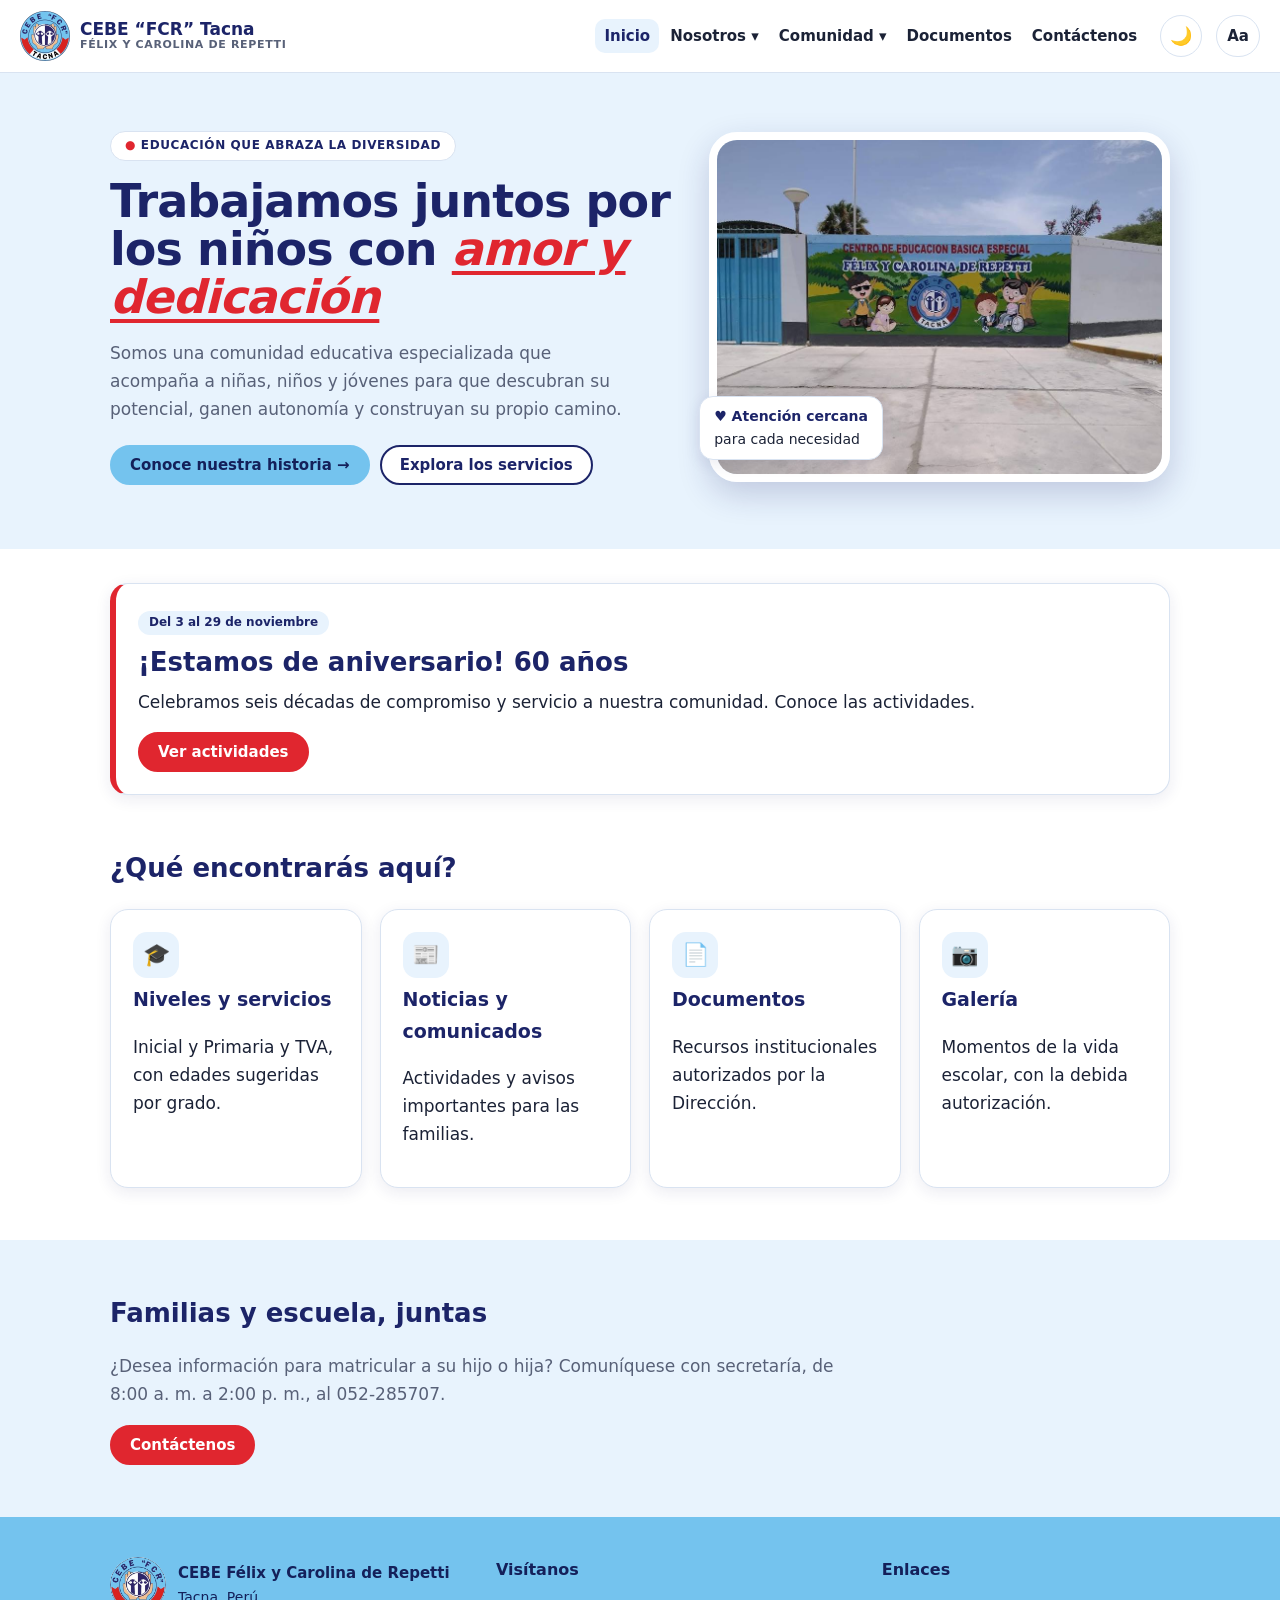
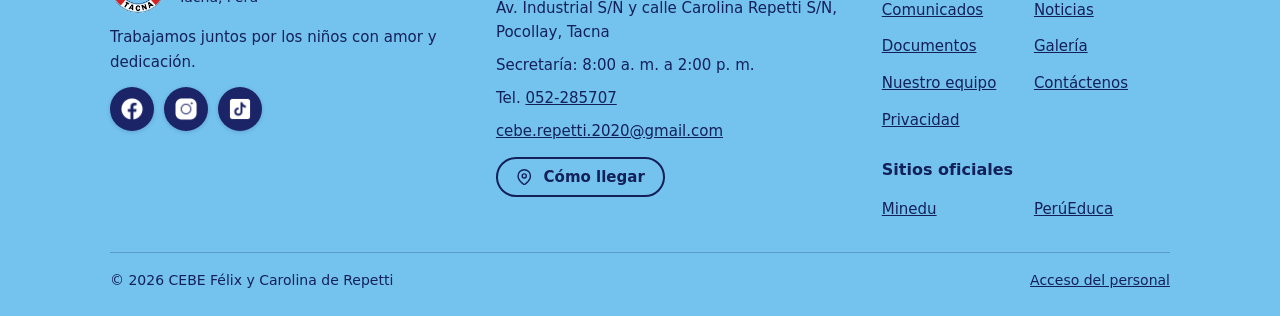
<file: index.html>
<!DOCTYPE html>
<html lang="es"><head><meta charset="utf-8"><meta name="viewport" content="width=device-width, initial-scale=1, viewport-fit=cover">
<title>CEBE Félix y Carolina de Repetti · Tacna</title>
<meta name="description" content="Portal institucional del CEBE Félix y Carolina de Repetti, Tacna: educación básica especial para estudiantes de 3 a 20 años, PRITE, SAANEE y equipo interdisciplinario.">
<meta property="og:type" content="website"><meta property="og:locale" content="es_PE">
<meta property="og:title" content="CEBE Félix y Carolina de Repetti · Tacna">
<meta property="og:description" content="Trabajamos juntos por los niños con amor y dedicación.">
<meta property="og:url" content="https://jose-rm1.github.io/portal-cebe/">
<meta property="og:image" content="https://jose-rm1.github.io/portal-cebe/img/portada-cebe.jpg">
<meta name="twitter:card" content="summary_large_image"><meta name="theme-color" content="#1c2468">
<link rel="icon" href="img/logo.png" type="image/png">
<link rel="stylesheet" href="css/styles.css?v=2026-11-28d">
</head><body>
<a class="skip" href="#main">Saltar al contenido</a>
<header><div class="w bar">
<a class="brand" href="#inicio"><img src="img/logo.png" alt="Logotipo del CEBE FCR Tacna" width="50" height="50"><span>CEBE “FCR” Tacna<small>FÉLIX Y CAROLINA DE REPETTI</small></span></a>
<button id="mb" aria-expanded="false" aria-controls="nav">Menú</button>
<nav id="nav" aria-label="Principal"><ul>
<li><a href="#inicio">Inicio</a></li>
<li class="has"><button class="dd" aria-haspopup="true">Nosotros ▾</button><ul class="sub"><li><a href="#nosotros">Quiénes somos</a></li><li><a href="#historia">Historia</a></li><li><a href="#mision">Misión y visión</a></li><li><a href="#equipo">Nuestro equipo</a></li><li><a href="#niveles">Niveles y servicios</a></li><li><a href="#convivencia">Normas de convivencia</a></li></ul></li>
<li class="has"><button class="dd" aria-haspopup="true">Comunidad ▾</button><ul class="sub"><li><a href="#noticias">Noticias</a></li><li><a href="#avisos">Comunicados</a></li><li><a href="#calendario">Calendario</a></li><li><a href="#galeria">Galería</a></li><li><a href="#preguntas">Preguntas frecuentes</a></li></ul></li>
<li><a href="#documentos">Documentos</a></li><li><a href="#contacto">Contáctenos</a></li>
</ul></nav>
<button id="th" type="button" aria-label="Cambiar a modo oscuro" title="Modo claro u oscuro">🌙</button><button id="ab" type="button" aria-expanded="false" aria-controls="ap" aria-label="Opciones de accesibilidad" title="Accesibilidad">Aa</button>
</div><div id="ap" hidden role="group" aria-label="Opciones de accesibilidad"><p class="apt">Accesibilidad</p><p class="apl">Tamaño del texto: <strong id="zs">Normal</strong></p><div class="apr"><button type="button" class="btn" id="zm" aria-label="Reducir texto">A−</button><button type="button" class="btn" id="zp" aria-label="Aumentar texto">A+</button></div><p class="apl">Alto contraste: <strong id="hcs">Desactivado</strong></p><div class="apr"><button type="button" class="btn" id="hc" aria-pressed="false">Alto contraste</button></div><div class="apr" style="margin-top:10px"><button type="button" class="btn" id="rs">Restablecer</button></div></div></header>
<main id="main">
<div class="view" id="inicio"><div class="hero"><div class="w"><div>
<span class="pill">EDUCACIÓN QUE ABRAZA LA DIVERSIDAD</span>
<h1 tabindex="-1">Trabajamos juntos por los niños con <em>amor y dedicación</em></h1>
<p>Somos una comunidad educativa especializada que acompaña a niñas, niños y jóvenes para que descubran su potencial, ganen autonomía y construyan su propio camino.</p>
<div class="btns"><a class="btn navy" href="#nosotros">Conoce nuestra historia →</a><a class="btn" href="#niveles">Explora los servicios</a></div></div>
<div class="ph"><img src="img/portada-cebe.jpg" alt="Mural de la entrada del CEBE con niños y niñas ilustrados y el logotipo institucional"><div class="chip"><b>♥ Atención cercana</b>para cada necesidad</div></div></div></div>
<div class="sec" style="padding:34px 0 0"><div class="w"><div class="card av d" style="display:flex;flex-wrap:wrap;gap:16px;align-items:center;justify-content:space-between"><div><span class="tag">Del 3 al 29 de noviembre</span><h2 style="margin:6px 0 0">¡Estamos de aniversario! 60 años</h2><p style="margin:4px 0 0">Celebramos seis décadas de compromiso y servicio a nuestra comunidad. Conoce las actividades.</p></div><a class="btn red" href="#avisos">Ver actividades</a></div></div></div>
<div class="sec"><div class="w"><h2>¿Qué encontrarás aquí?</h2><div class="grid">
<a class="card" style="text-decoration:none;color:inherit" href="#niveles"><div class="icon">🎓</div><h3>Niveles y servicios</h3><p>Inicial y Primaria y TVA, con edades sugeridas por grado.</p></a>
<a class="card" style="text-decoration:none;color:inherit" href="#noticias"><div class="icon">📰</div><h3>Noticias y comunicados</h3><p>Actividades y avisos importantes para las familias.</p></a>
<a class="card" style="text-decoration:none;color:inherit" href="#documentos"><div class="icon">📄</div><h3>Documentos</h3><p>Recursos institucionales autorizados por la Dirección.</p></a>
<a class="card" style="text-decoration:none;color:inherit" href="#galeria"><div class="icon">📷</div><h3>Galería</h3><p>Momentos de la vida escolar, con la debida autorización.</p></a></div></div></div>
<div class="sec bg"><div class="w"><h2>Familias y escuela, juntas</h2><p class="lead">¿Desea información para matricular a su hijo o hija? Comuníquese con secretaría, de 8:00 a. m. a 2:00 p. m., al 052-285707.</p><a class="btn red" href="#contacto">Contáctenos</a></div></div></div>

<div class="view" id="nosotros"><div class="w pg"><h1 tabindex="-1">Quiénes somos</h1>
<div class="grid"><div class="card"><h3>Presentación</h3><p>El CEBE ofrece servicios de la modalidad de Educación Básica Especial a estudiantes que requieren apoyos educativos especializados. Su labor comprende el desarrollo de capacidades, la atención de las necesidades individuales de aprendizaje y el acompañamiento educativo, en coordinación con las familias y los profesionales de la institución.</p></div>
<div class="card"><h3>Datos generales</h3><p>Modalidad: Educación Básica Especial<br>Aniversario institucional: 25 de noviembre<br>Código de local escolar: 488388<br>Código modular, nivel Inicial: 1738467<br>Código modular, nivel Primaria: 0309161<br>Código modular, PRITE: 1801489<br>Ubicación: departamento y provincia de Tacna, distrito de Pocollay.<br>Sede: Av. Industrial S/N y calle Carolina Repetti S/N.</p></div></div>
<div class="grid g3" style="margin-top:18px"><a class="card" style="text-decoration:none;color:inherit" href="#historia"><h3>Historia</h3><p>Cómo nació el CEBE en 1966 y su camino hasta hoy.</p></a><a class="card" style="text-decoration:none;color:inherit" href="#mision"><h3>Misión y visión</h3><p>Lo que buscamos lograr con nuestros estudiantes y sus familias.</p></a><a class="card" style="text-decoration:none;color:inherit" href="#equipo"><h3>Nuestro equipo</h3><p>Dirección, directorio, equipo interdisciplinario y funciones.</p></a></div></div></div>

<div class="view" id="historia"><div class="w pg"><h1 tabindex="-1">Historia</h1><p class="lead">El camino del CEBE Félix y Carolina de Repetti desde su creación en 1966.</p>
<div id="historia-lista"></div></div></div>

<div class="view" id="mision"><div class="w pg"><h1 tabindex="-1">Misión y visión</h1>
<div id="mision-box"></div></div></div>

<div class="view" id="convivencia"><div class="w pg"><h1 tabindex="-1">Normas de convivencia</h1><p class="lead">Las ocho normas que practicamos en el CEBE, con ilustraciones de cada una. Toca una imagen para verla más grande.</p>
<section class="nc"><h2>1. Asistimos con puntualidad y respetamos los horarios.</h2><div class="ng">
<figure style="margin:0"><img data-zoom tabindex="0" role="button" loading="lazy" src="img/normas/norma-01.jpg" alt="Nos preparamos a tiempo. Dos escenas: un despertador junto a la cama con la mochila lista, y una familia lista para salir"><figcaption>Nos preparamos a tiempo</figcaption></figure>
<figure style="margin:0"><img data-zoom tabindex="0" role="button" loading="lazy" src="img/normas/norma-02.jpg" alt="Caminamos con papá y mamá. Una mamá, un papá y dos niños con uniforme caminan de la mano por la vereda"><figcaption>Caminamos con papá y mamá</figcaption></figure>
<figure style="margin:0"><img data-zoom tabindex="0" role="button" loading="lazy" src="img/normas/norma-03.jpg" alt="Llegamos puntuales. Una mamá y tres niños llegan a la puerta del CEBE, donde los recibe una auxiliar bajo un reloj"><figcaption>Llegamos puntuales</figcaption></figure>
<figure style="margin:0"><img data-zoom tabindex="0" role="button" loading="lazy" src="img/normas/norma-04.jpg" alt="Respetamos los horarios. Una familia saluda a dos niños que entran al aula, donde los recibe la auxiliar"><figcaption>Respetamos los horarios</figcaption></figure>
</div></section>
<section class="nc"><h2>2. Nos tratamos con respeto y cordialidad.</h2><div class="ng">
<figure style="margin:0"><img data-zoom tabindex="0" role="button" loading="lazy" src="img/normas/norma-05.jpg" alt="Nos tratamos con respeto y cordialidad. Tres escenas: un grupo unido, una persona que escucha a otra y dos personas que se saludan con un apretón de manos"><figcaption>Nos tratamos con respeto y cordialidad</figcaption></figure>
</div></section>
<section class="nc"><h2>3. Mantenemos una comunicación asertiva.</h2><div class="ng">
<figure style="margin:0"><img data-zoom tabindex="0" role="button" loading="lazy" src="img/normas/norma-06.jpg" alt="Escuchamos y pensamos antes de responder. Un niño escucha a una adulta mayor; dos personas piensan antes de responder"><figcaption>Escuchamos y pensamos antes de responder</figcaption></figure>
<figure style="margin:0"><img data-zoom tabindex="0" role="button" loading="lazy" src="img/normas/norma-07.jpg" alt="Hablamos con respeto y claridad. Cuatro personas conversan con respeto y claridad"><figcaption>Hablamos con respeto y claridad</figcaption></figure>
</div></section>
<section class="nc"><h2>4. Cuidamos la imagen institucional.</h2><div class="ng">
<figure style="margin:0"><img data-zoom tabindex="0" role="button" loading="lazy" src="img/normas/norma-08.jpg" alt="Sonrientes, entorno limpio y buena presentación personal. Estudiantes sonrientes con uniforme y personal del CEBE tomado de la mano"><figcaption>Sonrientes, entorno limpio y buena presentación personal</figcaption></figure>
<figure style="margin:0"><img data-zoom tabindex="0" role="button" loading="lazy" src="img/normas/norma-09.jpg" alt="Todos somos repetianos, todos cuidamos nuestra imagen. Estudiantes, docentes y personal frente a la fachada del CEBE FCR"><figcaption>Todos somos repetianos, todos cuidamos nuestra imagen</figcaption></figure>
</div></section>
<section class="nc"><h2>5. Regulamos el uso del celular.</h2><div class="ng">
<figure style="margin:0"><img data-zoom tabindex="0" role="button" loading="lazy" src="img/normas/norma-10.jpg" alt="Ingreso y uso permitido. Una persona ingresa con el celular guardado; un estudiante usa el celular con apoyo de su docente para leer un material"><figcaption>Ingreso y uso permitido</figcaption></figure>
<figure style="margin:0"><img data-zoom tabindex="0" role="button" loading="lazy" src="img/normas/norma-11.jpg" alt="El respeto a los demás. No se usa el celular en lugar de hacer la tarea, y las llamadas se atienden fuera del aula"><figcaption>El respeto a los demás</figcaption></figure>
</div></section>
<section class="nc"><h2>6. Participamos con respeto, tolerancia y compromiso en todas las reuniones, sean presenciales o virtuales.</h2><div class="ng">
<figure style="margin:0"><img data-zoom tabindex="0" role="button" loading="lazy" src="img/normas/norma-12.jpg" alt="El compromiso: asistencia y puntualidad. Una familia y un docente llegan a una reunión a las 9:00 a. m."><figcaption>El compromiso: asistencia y puntualidad</figcaption></figure>
<figure style="margin:0"><img data-zoom tabindex="0" role="button" loading="lazy" src="img/normas/norma-13.jpg" alt="El respeto: pedir la palabra y escuchar. Un grupo en círculo; una persona levanta la mano para hablar y otra escucha"><figcaption>El respeto: pedir la palabra y escuchar</figcaption></figure>
<figure style="margin:0"><img data-zoom tabindex="0" role="button" loading="lazy" src="img/normas/norma-14.jpg" alt="La participación activa: trabajo en equipo. Un grupo arma un rompecabezas con las palabras respeto, tolerancia y compromiso"><figcaption>La participación activa: trabajo en equipo</figcaption></figure>
</div></section>
<section class="nc"><h2>7. Somos respetuosos, empáticos y solidarios con todos los miembros de la comunidad educativa.</h2><div class="ng">
<figure style="margin:0"><img data-zoom tabindex="0" role="button" loading="lazy" src="img/normas/norma-15.jpg" alt="El respeto y la empatía. Saludamos y escuchamos con respeto; nos ponemos en el lugar del otro y nos apoyamos"><figcaption>El respeto y la empatía</figcaption></figure>
<figure style="margin:0"><img data-zoom tabindex="0" role="button" loading="lazy" src="img/normas/norma-16.jpg" alt="La solidaridad y la inclusión. Ayudamos a quien lo necesita; todos somos valiosos e importantes"><figcaption>La solidaridad y la inclusión</figcaption></figure>
</div></section>
<section class="nc"><h2>8. Fomentamos el orden en la puerta del colegio a la hora de ingreso y salida.</h2><div class="ng">
<figure style="margin:0"><img data-zoom tabindex="0" role="button" loading="lazy" src="img/normas/norma-17.jpg" alt="Llegada y saludo, hacer la fila. Una auxiliar recibe a un niño en la puerta; estudiantes, uno en silla de ruedas, hacen la fila"><figcaption>Llegada y saludo, hacer la fila</figcaption></figure>
<figure style="margin:0"><img data-zoom tabindex="0" role="button" loading="lazy" src="img/normas/norma-18.jpg" alt="Caminar despacio y despedida eficiente. Una auxiliar y un niño caminan despacio; una despedida breve evita aglomeraciones"><figcaption>Caminar despacio y despedida eficiente</figcaption></figure>
<figure style="margin:0"><img data-zoom tabindex="0" role="button" loading="lazy" src="img/normas/norma-19.jpg" alt="Salida ordenada: espero mi turno. Estudiantes sentados esperan su turno de salida con una auxiliar en la puerta"><figcaption>Salida ordenada: espero mi turno</figcaption></figure>
</div></section>
</div></div>

<div class="view" id="equipo"><div class="w pg"><h1 tabindex="-1">Nuestro equipo</h1><p class="lead">Quiénes trabajan en el CEBE, cómo se organizan y qué hace cada uno.</p><p class="btns" style="margin-top:12px"><a class="btn" href="#direccion">Dirección</a><a class="btn" href="#directorio">Directorio</a><a class="btn" href="#interdisciplinario">Equipo interdisciplinario</a><a class="btn" href="#funciones">Funciones del personal</a></p>
<section id="s-direccion" style="scroll-margin-top:90px"><h2 style="margin-top:36px;font-size:clamp(26px,4vw,34px)">Dirección</h2>
<div class="card" style="display:grid;grid-template-columns:150px 1fr;gap:22px;align-items:start;margin-top:20px"><img src="img/directora-default.jpg" alt="Fotografía de la directora (próximamente)" width="150" height="150" style="width:150px;height:150px;border-radius:50%;object-fit:cover;display:block"><div><h3>Mg. Patricia Roxana Bravo Cornejo</h3><p>Directora</p><p>Correo institucional: <a href="mailto:cebe.repetti.2020@gmail.com">cebe.repetti.2020@gmail.com</a></p></div></div>
<h3 style="margin-top:26px">Equipo y servicios de apoyo</h3><div class="grid"><div class="card"><h3>Equipo SAANEE</h3><p>7 docentes. Coordinadora: Wilma Esther Maquera Tapia.</p></div><div class="card"><h3>Psicología</h3><p>2 profesionales.</p></div><div class="card"><h3>Trabajo social</h3><p>1 profesional.</p></div><div class="card"><h3>Terapia física</h3><p>1 profesional.</p></div></div></section>
<section id="s-directorio" style="scroll-margin-top:90px"><h2 style="margin-top:48px;padding-top:20px;border-top:2px solid var(--line);font-size:clamp(26px,4vw,34px)">Directorio</h2>
<div id="dirbox"></div></section>
<section id="s-interdisciplinario" style="scroll-margin-top:90px"><h2 style="margin-top:48px;padding-top:20px;border-top:2px solid var(--line);font-size:clamp(26px,4vw,34px)">Equipo interdisciplinario</h2><p class="lead">Es el grupo de profesionales no docentes del CEBE (psicología, trabajo social y terapia) que trabajan junto con las docentes para que cada estudiante aprenda con los apoyos que necesita. Comparten sus saberes entre sí y con las docentes: es lo que llamamos enfoque transdisciplinario.</p>
<h3 style="margin-top:24px">Cómo trabajan</h3><div class="grid">
<div class="card"><h3>Junto a la docente</h3><p>Apoyan en la planificación del aula, en la evaluación de los estudiantes y en el desarrollo de las unidades de aprendizaje y los talleres. La docente del aula siempre está presente y guía el trabajo pedagógico.</p></div>
<div class="card"><h3>Con las familias</h3><p>Participan en los talleres para familias, en las entrevistas personales y en las visitas domiciliarias que se coordinan con la docente.</p></div>
<div class="card"><h3>Mirada pedagógica</h3><p>Su objetivo es el aprendizaje y el bienestar de cada estudiante. Apoyan dentro del aula y en los talleres, no brindan terapias individuales ni sacan al estudiante de su grupo.</p></div></div>
<h2 style="margin-top:34px">Quiénes lo integran</h2><div class="grid">
<div class="card"><span class="tag">2 profesionales</span><h3>Psicología</h3><p>Participa en la evaluación y en el plan educativo de cada estudiante, acompaña y capacita a las docentes en convivencia, habilidades sociales y manejo positivo de la conducta, y brinda soporte socioemocional a estudiantes, familias y personal.</p></div>
<div class="card"><span class="tag">1 profesional</span><h3>Trabajo social</h3><p>Conoce y acompaña la situación social y familiar de los estudiantes, orienta a las familias sobre beneficios y servicios de apoyo, realiza visitas domiciliarias y da seguimiento a la asistencia para prevenir el abandono escolar.</p></div>
<div class="card"><span class="tag">1 profesional</span><h3>Terapia física</h3><p>Colabora en actividades de psicomotricidad, educación física, arte, habilidades para la vida diaria y talleres productivos, y capacita a las docentes en estrategias de postura, movimiento y uso de las manos.</p></div></div>
<h2 style="margin-top:40px">Cómo se integra el equipo</h2><p class="lead">Los profesionales trabajan alrededor de los estudiantes y de sus docentes. Con borde rojo, los perfiles con los que cuenta el CEBE.</p>
<svg viewBox="0 0 560 370" role="img" aria-label="Diagrama: en el centro, estudiantes y docentes; alrededor, psicología, trabajo social, terapia física, terapia ocupacional y terapia del lenguaje" style="width:100%;max-width:640px;display:block;margin:12px auto"><g stroke="var(--line)" stroke-width="2"><line x1="280" y1="185" x2="280" y2="62"/><line x1="280" y1="185" x2="470" y2="125"/><line x1="280" y1="185" x2="420" y2="305"/><line x1="280" y1="185" x2="140" y2="305"/><line x1="280" y1="185" x2="90" y2="125"/></g><circle cx="280" cy="185" r="68" style="fill:var(--brand);stroke:var(--navy);stroke-width:3"/><text x="280" y="180" text-anchor="middle" style="fill:var(--onbrand);font:700 16px system-ui,sans-serif">Estudiantes</text><text x="280" y="202" text-anchor="middle" style="fill:var(--onbrand);font:700 16px system-ui,sans-serif">y docentes</text>
<g style="font:600 15px system-ui,sans-serif;fill:var(--text)" text-anchor="middle"><rect x="205" y="40" width="150" height="44" rx="12" style="fill:var(--card);stroke:var(--red);stroke-width:3"/><text x="280" y="68">Psicología</text><rect x="395" y="103" width="150" height="44" rx="12" style="fill:var(--card);stroke:var(--line);stroke-width:2;stroke-dasharray:5 4"/><text x="470" y="131">Terapia del lenguaje</text><rect x="345" y="283" width="150" height="44" rx="12" style="fill:var(--card);stroke:var(--line);stroke-width:2;stroke-dasharray:5 4"/><text x="420" y="311">Terapia ocupacional</text><rect x="65" y="283" width="150" height="44" rx="12" style="fill:var(--card);stroke:var(--red);stroke-width:3"/><text x="140" y="311">Terapia física</text><rect x="15" y="103" width="150" height="44" rx="12" style="fill:var(--card);stroke:var(--red);stroke-width:3"/><text x="90" y="131">Trabajo social</text></g></svg>
<h2 style="margin-top:40px">Evolución del enfoque de trabajo</h2><div class="grid">
<div class="card"><h3>Multidisciplinario</h3><p>Varias disciplinas trabajan por separado: cada profesional se centra en sus propios objetivos y métodos, con poca o ninguna colaboración.</p></div>
<div class="card"><h3>Interdisciplinario</h3><p>Las disciplinas se relacionan y cooperan: cada profesional aporta desde su especialidad para lograr un objetivo compartido.</p></div>
<div class="card" style="border-color:var(--red);border-width:2px"><span class="tag">Enfoque esperado en el CEBE</span><h3>Transdisciplinario</h3><p>Cada profesional reconoce los límites de su disciplina y comparte sus saberes con los demás y con la docente, quien tiene la relación más cercana con el estudiante.</p></div></div>
<h2 style="margin-top:40px">Formas de acompañar a las docentes</h2><p class="lead">En las unidades de aprendizaje y en los talleres, el equipo puede intervenir de tres maneras.</p><div class="grid">
<div class="card" style="border-top:6px solid #8b6fbf"><h3>Apoya a la docente</h3><p>La docente desarrolla la unidad de aprendizaje o el taller, y el profesional del equipo la apoya durante la actividad.</p></div>
<div class="card" style="border-top:6px solid #4fb59a"><h3>Corresponsabilidad</h3><p>La docente y el profesional comparten la conducción de la actividad (docencia compartida).</p></div>
<div class="card" style="border-top:6px solid #8cbf4f"><h3>Asume el liderazgo</h3><p>El profesional lidera la actividad de su especialidad, con la docente presente en el aula.</p></div></div>
<h2 style="margin-top:40px">Funciones del equipo</h2>
<details open><summary>Funciones generales</summary><ul><li>Apoyar a las docentes en la planificación curricular del aula, anual y de corto plazo.</li><li>Apoyar la planificación de la primera unidad de aprendizaje (primeras cinco semanas): semana de adaptación, evaluación psicopedagógica, informe psicopedagógico y Plan Educativo Personalizado (PEP).</li><li>Participar en la evaluación de entrada y en las evaluaciones de progreso, apoyando los informes de progreso y su entrega a las familias en entrevistas.</li><li>Participar en la planificación, el desarrollo y la evaluación de las unidades de aprendizaje y los talleres.</li><li>Organizar con las docentes el trabajo con las familias: talleres, entrevistas personales y visitas domiciliarias.</li></ul></details>
<details><summary>Psicología</summary><ul><li>Organizar espacios de formación y grupos de interaprendizaje para docentes y personal.</li><li>Acompañar y capacitar a las docentes en convivencia, habilidades sociales, resolución de conflictos, disciplina positiva y autorregulación.</li><li>Acompañar y orientar a las familias para fortalecer sus competencias parentales y su participación.</li><li>Brindar soporte socioemocional a estudiantes, familias y personal del CEBE.</li></ul></details>
<details><summary>Trabajo social</summary><ul><li>Conocer e intervenir en situaciones sociales y familiares de los estudiantes: diagnósticos familiares y visitas domiciliarias, sobre todo en casos urgentes como inasistencia o vulneración de derechos.</li><li>Derivar a redes de apoyo locales cuando sea necesario.</li><li>Orientar a las familias sobre programas, subsidios, pensiones, seguros y certificados relacionados con la discapacidad.</li><li>Dar seguimiento a la asistencia de los estudiantes, en especial de quienes están en mayor vulnerabilidad, para prevenir el abandono escolar.</li></ul></details>
<details><summary>Terapia física y ocupacional</summary><ul><li>Colaborar en la planificación de unidades y talleres, con énfasis en psicomotricidad, educación física, arte y cultura, habilidades para la vida diaria y talleres productivos del TVA.</li><li>Acompañar a las docentes en el Proyecto de Vida y en las actividades de la etapa de TVA.</li><li>Capacitar y acompañar a las docentes en estrategias de sensorialidad, postura, movimiento y uso de las manos.</li></ul></details>
</section>
<section id="s-funciones" style="scroll-margin-top:90px"><h2 style="margin-top:48px;padding-top:20px;border-top:2px solid var(--line);font-size:clamp(26px,4vw,34px)">Funciones del personal</h2>
<details open><summary>Funciones del docente</summary><ol>
<li>Participar en la elaboración, formulación e implementación de los instrumentos de gestión, así como en la formulación y desarrollo de proyectos de innovación e investigación educativa.</li>
<li>Brindar una atención educativa integral y adecuada a las características de los estudiantes que permita promover el desarrollo de su autonomía y su plena inclusión social.</li>
<li>Aplicar la EPP desde un enfoque transdisciplinario, analizar los resultados de esta, elaborar el informe psicopedagógico e incluir este documento en la carpeta individual del estudiante. Además, debe realizar la evaluación formativa, entendida como un proceso permanente y sistemático que permite conocer y valorar los procesos de aprendizaje y los niveles de avance en el desarrollo de las competencias.</li>
<li>Planificar los aprendizajes de los estudiantes a su cargo y precisar las demandas educativas específicas de cada uno de ellos en su PEP a partir de los resultados obtenidos de la evaluación de entrada.</li>
<li>Planificar, en el marco del currículo vigente, las actividades de aprendizaje de los estudiantes a su cargo desde el DUA y considerando sus fortalezas, las barreras que afrontan y los apoyos que requieren.</li>
<li>Emplear metodologías y estrategias de aprendizaje adecuadas y diferenciadas para cada estudiante según se requiera y con el fin de favorecer el desarrollo de competencias y el logro de aprendizajes de calidad.</li>
<li>Seleccionar, elaborar (o adaptar) y utilizar materiales y recursos educativos acordes a las características y necesidades de aprendizaje de los estudiantes a su cargo, priorizando aquellos que cumplan con criterios de accesibilidad universal y diseño para todos.</li>
<li>Apoyar, acompañar, asesorar e informar a las familias para asegurar su participación y empoderamiento, así como para dar continuidad al desarrollo de competencias y consolidar los logros de aprendizaje, todo ello en el contexto o entorno familiar y social.</li>
<li>Participar en procesos de formación y capacitación continua y en grupos de interaprendizaje con el objetivo de actualizar sus conocimientos y mejorar la calidad de la atención educativa que brindan los CEBE a sus estudiantes.</li>
<li>Participar en la planificación, implementación y evaluación de las actividades programadas en los planes de tutoría, orientación y convivencia escolar y en los talleres para familias.</li>
<li>Prevenir, identificar, reportar y/o denunciar (mediante el registro en el portal SíseVe o en el libro de registro de incidencias o mediante llamada a la línea 100 u otros similares) los casos de violencia escolar o familiar o de abuso de cualquier índole que ocurran en el CEBE o que involucren a familias y estudiantes en condición de discapacidad o vulnerabilidad.</li>
<li>Planificar y realizar visitas domiciliarias, la impresión y envío de materiales y recursos educativos, llamadas telefónicas u otras estrategias que permitan la atención de los estudiantes y de sus familias cuando no puedan asistir de manera presencial o semipresencial al servicio educativo.</li></ol></details>
<details><summary>Funciones del auxiliar de educación</summary>
<h3>A. Funciones generales</h3><ol>
<li>Participar en coordinación con el profesor en la elaboración, el desarrollo y evaluación del plan de aula.</li>
<li>Apoyar a los profesores en el desarrollo de las actividades técnico pedagógicas.</li>
<li>Colaborar en el desarrollo de las actividades destinadas a lograr la autonomía personal del estudiante.</li>
<li>Participar en todas las acciones del cuidado diario de los estudiantes a su cargo que coadyuven a una atención integral de los mismos.</li>
<li>Realizar alguna otra función que asigne la dirección inherente al cargo y que sea para beneficio de los estudiantes o de la institución.</li>
<li>Dependen funcionalmente del director.</li></ol>
<h3>B. Funciones específicas</h3><ol>
<li>Participar en la elaboración, formulación e implementación de los instrumentos de gestión.</li>
<li>Cooperar con el docente y con los profesionales no docentes en las acciones educativas y pedagógicas dentro del aula y en otros espacios educativos (servicios higiénicos, patio, comedor, sala de psicomotricidad, espacios educativos externos al CEBE, entre otros).</li>
<li>Participar en la elaboración o adaptación de materiales y recursos educativos, así como en la organización, aseo y ambientación del aula y de otros espacios educativos.</li>
<li>Cooperar en las acciones para el desarrollo de la autonomía personal, la inclusión social y familiar, y la formación ocupacional de los estudiantes.</li>
<li>Propiciar un clima de respeto entre familias, directivos, docentes, profesionales no docentes y estudiantes, considerando el liderazgo del docente en los procesos de aprendizaje, la confidencialidad de la información recibida y los conductos adecuados de comunicación.</li>
<li>Fortalecer la adquisición de hábitos y rutinas positivas, así como el buen trato entre los estudiantes.</li>
<li>Contribuir con el orden, conservación y mantenimiento del local educativo, de las aulas y de otros espacios educativos (servicios higiénicos, comedor, sala de psicomotricidad, entre otros), así como del mobiliario, de los materiales y de los recursos educativos.</li>
<li>Participar en las prácticas de autoevaluación personal y de evaluación institucional.</li>
<li>Otras funciones afines a su cargo y asignadas por el docente responsable del aula.</li></ol>
<h3>C. Otras funciones específicas</h3><ol>
<li>Promover el orden en las formaciones y actividades cívicas dentro o fuera de la IE, en coordinación con los profesores.</li>
<li>Efectuar recorridos periódicos en los diversos ambientes de la IE a fin de velar por el cumplimiento de las normas de convivencia escolar y de ser necesario fuera de la IE.</li>
<li>En ausencia del profesor, el auxiliar de educación permanece en el aula asignada cumpliendo las funciones inherentes a su cargo de auxiliar de educación.</li>
<li>Promover el orden y la disciplina en el aula durante la ausencia del profesor.</li>
<li>Llevar el registro diario de asistencia de los estudiantes, así como de las incidencias de incumplimiento de las normas de convivencia escolar; y hacer seguimiento de las recomendaciones, dando cuenta al docente tutor correspondiente en temas vinculados a violencia, discriminación u otros comportamientos de riesgo en la IE.</li>
<li>En caso sea necesario desarrollar estrategias de diálogo permanente con los estudiantes, profesores y los padres de familia en coordinación con los profesores tutores.</li>
<li>Monitorear el ingreso y salida de estudiantes de la IE, faltas, tardanzas, permisos y el registro de la agenda escolar.</li>
<li>Monitorear el ingreso y salida de los estudiantes a las aulas, talleres, laboratorios y otros espacios de aprendizaje de acuerdo con la programación.</li>
<li>Brindar auxilio a los estudiantes en casos de emergencia.</li>
<li>Apoyar en las actividades tutoriales y de consejería estudiantil programadas por el tutor y la IE.</li></ol></details></section>
</div></div>

<div class="view" id="niveles"><div class="w pg"><h1 tabindex="-1">Niveles y servicios</h1>
<div class="tw"><table><caption style="position:absolute;left:-999px">Niveles, aulas, edades sugeridas y etapas</caption><thead><tr><th scope="col">Nivel y etapa</th><th scope="col">Aulas y grados</th><th scope="col">Edades sugeridas</th><th scope="col">Etapas de desarrollo</th></tr></thead><tbody>
<tr><td rowspan="3">Inicial</td><td>Inicial 3 años</td><td>3 años</td><td rowspan="3">Infancia temprana o primera infancia</td></tr><tr><td>Inicial 4 años</td><td>4 años</td></tr><tr><td>Inicial 5 años</td><td>5 años</td></tr>
<tr><td rowspan="6">Primaria y TVA</td><td>Primer Grado</td><td>6 y 7 años</td><td rowspan="3">Niñez media o segunda infancia</td></tr><tr><td>Segundo Grado</td><td>8 y 9 años</td></tr><tr><td>Tercer Grado</td><td>10 y 11 años</td></tr>
<tr><td>Cuarto Grado · TVA básico</td><td>12, 13 y 14 años</td><td rowspan="3">Adolescencia</td></tr><tr><td>Quinto Grado · TVA intermedio</td><td>15, 16 y 17 años</td></tr><tr><td>Sexto Grado · TVA avanzado</td><td>18, 19 y 20 años</td></tr></tbody></table></div>
<h2 style="margin-top:34px">Tránsito a la Vida Adulta (TVA)</h2><p class="lead">Desde cuarto grado, además de las competencias del currículo, se trabajan talleres para lograr la mayor autonomía e inclusión familiar, social y laboral posible. Cada etapa dura 3 años y en ellas se construye el Proyecto de Vida de cada estudiante, junto con su familia. Se siguen fortaleciendo la comunicación, las habilidades sociopersonales y las cognitivas.</p>
<div class="grid"><div class="card"><span class="tag">4.° grado · 12, 13 y 14 años</span><h3>TVA básico</h3><p><strong>Autonomía personal.</strong> Identidad personal, autocuidado (aseo, vestido, sueño y descanso) y hábitos de alimentación. Se elabora el Proyecto de Vida.</p></div><div class="card"><span class="tag">5.° grado · 15, 16 y 17 años</span><h3>TVA intermedio</h3><p><strong>Autonomía familiar y social.</strong> Habilidades sociales, vida en el hogar, transporte y comunicación, y ocio y tiempo libre. Se reajusta el Proyecto de Vida.</p></div><div class="card"><span class="tag">6.° grado · 18, 19 y 20 años</span><h3>TVA avanzado</h3><p><strong>Autonomía laboral.</strong> Orientación laboral, habilidades ocupacionales y manejo del dinero, con talleres productivos. Se concreta el Proyecto de Vida con opciones de trabajo o emprendimiento.</p></div></div>
<h2 style="margin-top:34px">Talleres</h2><div class="grid"><div class="card"><h3>Talleres internos</h3><p>Los talleres se realizan dentro del CEBE y están a cargo de las docentes y los docentes de la institución.</p></div></div>
<h2 style="margin-top:34px">Nuestros servicios</h2><div class="grid"><div class="card"><span class="tag">Menores de 3 años</span><h3>PRITE</h3><p>Programa de Intervención Temprana para niñas y niños menores de 3 años con discapacidad o en riesgo de adquirirla. La atención oportuna ayuda a prevenir retrasos en su desarrollo.</p><p><small>Código modular: 1801489</small></p></div><div class="card"><span class="tag">De 3 a 20 años</span><h3>CEBE</h3><p>Centro de Educación Básica Especial para estudiantes con discapacidad intelectual severa que requieren apoyos permanentes y especializados.</p></div><div class="card"><span class="tag">Otras instituciones</span><h3>SAANEE</h3><p>Servicio de Apoyo y Asesoramiento para la Atención de Necesidades Educativas Especiales. Asesora a instituciones de Educación Básica Regular, Alternativa y Técnico-Productiva para que incluyan a estudiantes con discapacidad, TEA o altas capacidades.</p></div></div>
<h2 style="margin-top:34px">Evaluación y planificación</h2><div class="grid"><div class="card"><h3>Evaluación Psicopedagógica (EPP)</h3><p>Proceso para conocer de forma integral a cada estudiante: sus fortalezas, las barreras que enfrenta, los apoyos que necesita y su nivel de desarrollo de competencias.</p></div><div class="card"><h3>Plan Educativo Personalizado (PEP)</h3><p>Documento flexible elaborado por los docentes que da una respuesta educativa individual, con adaptaciones curriculares según las fortalezas y los apoyos que cada estudiante necesita.</p></div></div>
<div class="grid" style="margin-top:18px"><div class="card"><h3>Equipo y servicios de apoyo</h3><p>SAANEE, psicología, trabajo social y terapia física. <a href="#direccion">Ver más</a></p></div><div class="card"><h3>Orientación a familias</h3><p>Para información sobre matrícula, comuníquese con secretaría, de 8:00 a. m. a 2:00 p. m., al 052-285707.</p></div></div></div></div>

<div class="view" id="noticias"><div class="w pg"><h1 tabindex="-1">Noticias y actividades</h1><p class="lead">Novedades, actividades y logros del CEBE.</p>
<div class="chips" id="nfilt" role="group" aria-label="Filtrar por categoría"></div>
<div class="grid" id="nlist"></div></div></div>

<div class="view" id="avisos"><div class="w pg"><h1 tabindex="-1">Comunicados y avisos</h1><div id="avisos-lista"></div></div></div>

<div class="view" id="calendario"><div class="w pg"><h1 tabindex="-1">Calendario</h1><p class="lead">Fechas importantes del año escolar 2026.</p>
<h2>Próximas actividades</h2><div class="grid" id="cal-prox"></div>
<h2 style="margin-top:40px">Calendario cívico 2026</h2><div class="grid" id="cc"></div></div></div>

<div class="view" id="documentos"><div class="w pg"><h1 tabindex="-1">Documentos y recursos</h1><div id="doc-lista"></div></div></div>

<div class="view" id="galeria"><div class="w pg"><h1 tabindex="-1">Galería institucional</h1><p class="lead">Las fotografías y videos de estudiantes se publican solo con autorización y cuidando su privacidad.</p>
<div class="ng" id="gal-fotos"></div>
<div id="gal-videos"></div></div></div>

<div class="view" id="preguntas"><div class="w pg"><h1 tabindex="-1">Preguntas frecuentes</h1><p class="lead">Respuestas rápidas para las familias.</p>
<div id="faq-lista"></div></div></div>

<div class="view" id="contacto"><div class="w pg"><h1 tabindex="-1">Contáctenos</h1><div class="grid grid-contacto">
<div class="card"><h3>Escríbanos</h3><p>Su consulta llegará al CEBE y le responderemos a la brevedad.</p><form id="f" novalidate><label for="n">Nombres y apellidos</label><input id="n" name="nombre" autocomplete="name" maxlength="120"><p class="er" id="en"></p><label for="c">Correo electrónico</label><input id="c" name="email" type="email" autocomplete="email" maxlength="120"><p class="er" id="ec"></p><label for="t">Número de celular (opcional)</label><input id="t" name="celular" type="tel" inputmode="tel" autocomplete="tel" maxlength="20"><p class="er" id="et"></p><label for="m">Mensaje</label><textarea id="m" name="mensaje" rows="4" maxlength="2000"></textarea><p class="er" id="em"></p><input type="text" id="hp" name="_honey" tabindex="-1" autocomplete="off" aria-hidden="true" style="position:absolute;left:-9999px"><button class="btn red" type="submit" id="fb">Enviar</button><p id="ok" role="status"></p></form></div>
<div class="card"><h3>Datos institucionales</h3><ul class="ci"><li><svg class="i" viewBox="0 0 24 24" aria-hidden="true" focusable="false"><path d="M21 10c0 7-9 13-9 13s-9-6-9-13a9 9 0 0 1 18 0z"/><circle cx="12" cy="10" r="3"/></svg> Av. Industrial S/N y calle Carolina Repetti S/N, Pocollay, Tacna, Perú</li><li><svg class="i" viewBox="0 0 24 24" aria-hidden="true" focusable="false"><path d="M22 16.92v3a2 2 0 0 1-2.18 2 19.79 19.79 0 0 1-8.63-3.07 19.5 19.5 0 0 1-6-6 19.79 19.79 0 0 1-3.07-8.67A2 2 0 0 1 4.11 2h3a2 2 0 0 1 2 1.72 12.84 12.84 0 0 0 .7 2.81 2 2 0 0 1-.45 2.11L8.09 9.91a16 16 0 0 0 6 6l1.27-1.27a2 2 0 0 1 2.11-.45 12.84 12.84 0 0 0 2.81.7A2 2 0 0 1 22 16.92z"/></svg> <a href="tel:+51052285707">052-285707</a></li><li><svg class="i" viewBox="0 0 24 24" aria-hidden="true" focusable="false"><path d="M4 4h16a2 2 0 0 1 2 2v12a2 2 0 0 1-2 2H4a2 2 0 0 1-2-2V6a2 2 0 0 1 2-2z"/><polyline points="22,6 12,13 2,6"/></svg> <a href="mailto:cebe.repetti.2020@gmail.com">cebe.repetti.2020@gmail.com</a></li><li><svg class="i" viewBox="0 0 24 24" aria-hidden="true" focusable="false"><circle cx="12" cy="12" r="10"/><polyline points="12 6 12 12 16 14"/></svg> Secretaría: 8:00 a. m. a 2:00 p. m.</li><li><svg class="i" viewBox="0 0 24 24" aria-hidden="true" focusable="false"><circle cx="12" cy="12" r="10"/><polyline points="12 6 12 12 16 14"/></svg> Ingreso: Primaria 8:00 a. m. · Inicial 8:30 a. m.</li><li><svg class="i" viewBox="0 0 24 24" aria-hidden="true" focusable="false"><circle cx="12" cy="12" r="10"/><polyline points="12 6 12 12 16 14"/></svg> Salida: 12:45 a 1:00 p. m.</li><li><a href="https://www.facebook.com/p/Cebe-Felix-Y-Carolina-de-Repetti-100010120717667/?locale=es_LA" target="_blank" rel="noopener"><svg class="i" viewBox="0 0 24 24" aria-hidden="true" focusable="false"><path d="M18 2h-3a5 5 0 0 0-5 5v3H7v4h3v8h4v-8h3l1-4h-4V7a1 1 0 0 1 1-1h3z"/></svg> Facebook</a></li></ul><p><a class="btn" href="https://maps.app.goo.gl/tkjnEZVxt45Nz3Gm8" target="_blank" rel="noopener"><svg class="i" viewBox="0 0 24 24" aria-hidden="true" focusable="false"><path d="M21 10c0 7-9 13-9 13s-9-6-9-13a9 9 0 0 1 18 0z"/><circle cx="12" cy="10" r="3"/></svg> Cómo llegar</a></p>
<details><summary>¿Cómo solicito información?</summary><p>Comuníquese con secretaría, de 8:00 a. m. a 2:00 p. m., al 052-285707 o escriba al correo institucional.</p></details></div></div></div></div>

<div class="view" id="admin"><div class="w pg"><h1 tabindex="-1">Acceso del personal</h1><div class="card"><p>El panel de administración es solo para el personal autorizado del CEBE. Desde ahí se publican noticias, comunicados, documentos, galería, calendario y directorio.</p><p><a class="btn red" href="admin/">Ir al panel</a></p><p><small>¿Olvidaste tu contraseña? Pide a una administradora que la restablezca.</small></p></div></div></div>

<div class="view" id="privacidad"><div class="w pg"><h1 tabindex="-1">Privacidad</h1><p class="lead">Cómo cuidamos tus datos en este sitio.</p>
<div class="grid">
<div class="card"><h3>Qué datos recogemos</h3><p>Este sitio no te pide datos personales para navegar. Si escribes desde el formulario de Contáctenos, tu nombre, correo, celular (si lo indicas) y mensaje se registran en un formulario de Google del CEBE (Google Forms), al que solo accede el personal autorizado, y se usan solo para responder tu consulta.</p></div>
<div class="card"><h3>Qué guarda tu navegador</h3><p>Solo tus preferencias de la página (modo claro u oscuro, tamaño de texto y alto contraste), en tu propio dispositivo. No usamos cookies de publicidad ni de seguimiento.</p></div>
<div class="card"><h3>Fotos y videos</h3><p>Las imágenes de estudiantes se publican únicamente con la autorización de sus familias.</p></div>
<div class="card"><h3>Enlaces a otros sitios</h3><p>Algunos enlaces llevan a sitios externos, como Google Maps, Facebook o medios de prensa, que tienen sus propias políticas de privacidad.</p></div>
<div class="card"><h3>Tus derechos</h3><p>La Ley N.° 29733, de Protección de Datos Personales, te permite pedir el acceso, la rectificación o la eliminación de tus datos. Escríbenos a <a href="mailto:cebe.repetti.2020@gmail.com">cebe.repetti.2020@gmail.com</a> o llama al <a href="tel:+51052285707">052-285707</a>.</p></div>
<div class="card"><h3>Cambios</h3><p>Si el sitio empieza a recibir otros datos, esta página se actualizará antes.</p></div></div></div></div>

</main>

<dialog id="lb" aria-label="Imagen ampliada"><img id="lbi" alt=""><button class="btn" id="lbc" type="button">Cerrar</button></dialog>
<footer><div class="w">
<div class="fcols">
<div class="fcol"><a class="fbrand" href="#inicio"><img src="img/logo.png" alt="" width="56" height="56" loading="lazy"><span><strong>CEBE Félix y Carolina de Repetti</strong><small>Tacna, Perú</small></span></a>
<p>Trabajamos juntos por los niños con amor y dedicación.</p>
<div class="fredes">
<!-- Redes sociales. Para activar Instagram o TikTok, pega la dirección de la cuenta en href (en lugar de #) y borra data-pronto. -->
<a class="fsoc" href="https://www.facebook.com/p/Cebe-Felix-Y-Carolina-de-Repetti-100010120717667/?locale=es_LA" target="_blank" rel="noopener" aria-label="Facebook del CEBE"><img src="img/redes/facebook.png" alt="" width="28" height="28" onerror="this.remove()"><svg viewBox="0 0 24 24" aria-hidden="true" focusable="false"><path d="M18 2h-3a5 5 0 0 0-5 5v3H7v4h3v8h4v-8h3l1-4h-4V7a1 1 0 0 1 1-1h3z"/></svg></a>
<a class="fsoc" href="#" target="_blank" rel="noopener" aria-label="Instagram del CEBE (próximamente)" data-pronto><img src="img/redes/instagram.png" alt="" width="28" height="28" onerror="this.remove()"><svg viewBox="0 0 24 24" aria-hidden="true" focusable="false"><path d="M12 2.2c3.2 0 3.6 0 4.8.1 1.2.1 1.8.2 2.2.4.6.2 1 .5 1.4.9.4.4.7.8.9 1.4.2.4.4 1 .4 2.2.1 1.3.1 1.6.1 4.8s0 3.6-.1 4.8c-.1 1.2-.2 1.8-.4 2.2-.2.6-.5 1-.9 1.4-.4.4-.8.7-1.4.9-.4.2-1 .4-2.2.4-1.3.1-1.6.1-4.8.1s-3.6 0-4.8-.1c-1.2-.1-1.8-.2-2.2-.4-.6-.2-1-.5-1.4-.9-.4-.4-.7-.8-.9-1.4-.2-.4-.4-1-.4-2.2C2.2 15.6 2.2 15.2 2.2 12s0-3.6.1-4.8c.1-1.2.2-1.8.4-2.2.2-.6.5-1 .9-1.4.4-.4.8-.7 1.4-.9.4-.2 1-.4 2.2-.4C8.4 2.2 8.8 2.2 12 2.2zm0 4.7a5.1 5.1 0 1 0 0 10.2 5.1 5.1 0 0 0 0-10.2zm0 8.4a3.3 3.3 0 1 1 0-6.6 3.3 3.3 0 0 1 0 6.6zm5.3-9.8a1.2 1.2 0 1 0 0 2.4 1.2 1.2 0 0 0 0-2.4z"/></svg></a>
<a class="fsoc" href="#" target="_blank" rel="noopener" aria-label="TikTok del CEBE (próximamente)" data-pronto><img src="img/redes/tiktok.png" alt="" width="28" height="28" onerror="this.remove()"><svg viewBox="0 0 24 24" aria-hidden="true" focusable="false"><path d="M16.6 2h-3.3v13.4a2.9 2.9 0 1 1-2.9-2.9c.3 0 .6 0 .9.1V9.2a6.3 6.3 0 1 0 5.3 6.2V8.6a7.6 7.6 0 0 0 4.4 1.4V6.7a4.4 4.4 0 0 1-4.4-4.7z"/></svg></a></div></div>
<div class="fcol"><h2>Visítanos</h2><ul class="fdat">
<li>Av. Industrial S/N y calle Carolina Repetti S/N, Pocollay, Tacna</li>
<li>Secretaría: 8:00 a. m. a 2:00 p. m.</li>
<li>Tel. <a href="tel:+51052285707">052-285707</a></li>
<li><a href="mailto:cebe.repetti.2020@gmail.com">cebe.repetti.2020@gmail.com</a></li></ul>
<a class="btn fbtn" href="https://maps.app.goo.gl/tkjnEZVxt45Nz3Gm8" target="_blank" rel="noopener"><svg class="i" viewBox="0 0 24 24" aria-hidden="true" focusable="false"><path d="M21 10c0 7-9 13-9 13s-9-6-9-13a9 9 0 0 1 18 0z"/><circle cx="12" cy="10" r="3"/></svg> Cómo llegar</a></div>
<div class="fcol"><h2>Enlaces</h2><ul class="flinks">
<li><a href="#avisos">Comunicados</a></li><li><a href="#noticias">Noticias</a></li><li><a href="#documentos">Documentos</a></li><li><a href="#galeria">Galería</a></li><li><a href="#equipo">Nuestro equipo</a></li><li><a href="#contacto">Contáctenos</a></li><li><a href="#privacidad">Privacidad</a></li></ul>
<h2 class="fh2b">Sitios oficiales</h2><ul class="flinks">
<li><a href="https://www.gob.pe/minedu" target="_blank" rel="noopener">Minedu</a></li><li><a href="https://www.perueduca.pe" target="_blank" rel="noopener">PerúEduca</a></li></ul></div>
</div>
<div class="fbot"><span>© <span id="y"></span> CEBE Félix y Carolina de Repetti</span><a href="admin/">Acceso del personal</a></div>
</div></footer>
<a class="arriba" id="arriba" href="#main" hidden aria-label="Volver arriba"><svg viewBox="0 0 24 24" aria-hidden="true" focusable="false"><polyline points="6 15 12 9 18 15"/></svg></a>
<script src="data/noticias.js"></script>
<script src="data/avisos.js"></script>
<script src="data/calendario.js"></script>
<script src="data/preguntas.js"></script>
<script src="data/documentos.js"></script>
<script src="data/galeria.js"></script>
<script src="data/directorio.js"></script>
<script src="data/institucion.js?v=2026-11-28"></script>
<script src="js/render.js?v=2026-11-28"></script>
<script src="js/app.js?v=2026-11-28c"></script>
</body></html>
</file>
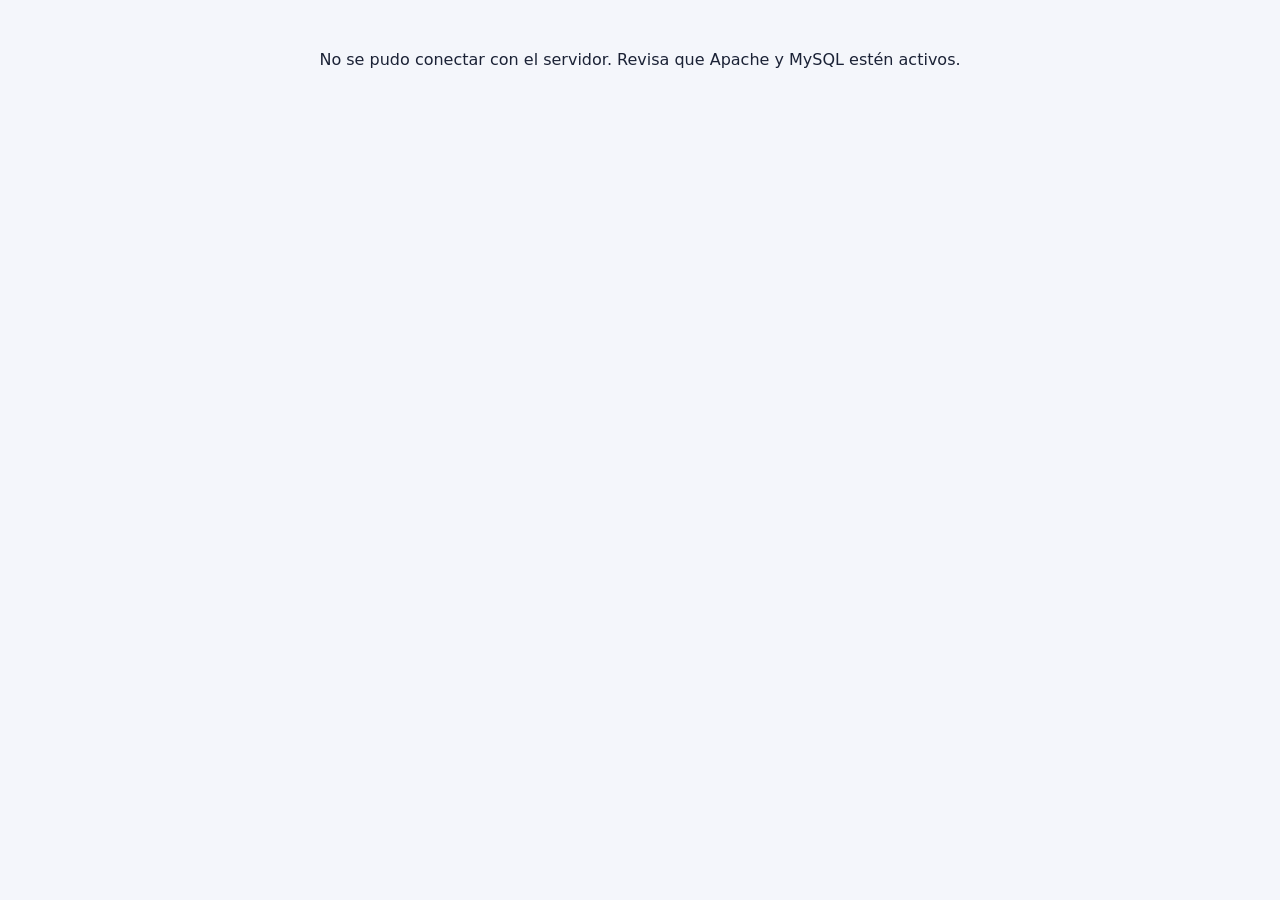
<file: admin/index.html>
<!DOCTYPE html>
<html lang="es" data-bs-theme="light"><head><meta charset="utf-8">
<meta name="viewport" content="width=device-width, initial-scale=1">
<meta name="robots" content="noindex, nofollow">
<title>Panel de administración · CEBE Félix y Carolina de Repetti</title>
<link rel="icon" href="../img/logo.png" type="image/png">
<link rel="stylesheet" href="admin-base.css">
<!-- Bootstrap 5.3.3 e íconos 1.11.3 (solo hojas de estilo, sin JavaScript de terceros). Versión fija. -->
<link rel="stylesheet" href="https://cdn.jsdelivr.net/npm/bootstrap@5.3.3/dist/css/bootstrap.min.css" crossorigin="anonymous">
<link rel="stylesheet" href="https://cdn.jsdelivr.net/npm/bootstrap-icons@1.11.3/font/bootstrap-icons.min.css" crossorigin="anonymous">
<link rel="stylesheet" href="admin.css?v=2026-11-28">
</head><body>
<a class="saltar" href="#vista">Saltar al contenido</a>
<div id="app"><p class="text-center p-5">Cargando…</p></div>
<div id="msg" role="status" aria-live="polite"></div>
<noscript><p class="p-4">Este panel necesita JavaScript.</p></noscript>
<script src="admin.js?v=2026-11-28"></script>
</body></html>
</file>
<file: css/styles.css>
:root{--brand:#74c3ee;--onbrand:#14205a;--navy:#1c2468;--red:#e0262f;--sky:#e8f3fd;--card:#fff;--text:#1b2236;--mut:#586178;--line:#d9e3f1;--r:18px;--sh:0 4px 16px rgba(28,36,104,.09);box-sizing:border-box;padding-top:env(safe-area-inset-top,0px);padding-bottom:env(safe-area-inset-bottom,0px)}
@media (prefers-color-scheme:dark){:root:not([data-theme="light"]){--navy:#a9b8ff;--red:#ff6b74;--sky:#121a2e;--card:#18223b;--text:#e8edf9;--mut:#a8b3cc;--line:#2b3858;--sh:none}}
:root[data-theme="dark"]{--navy:#a9b8ff;--red:#ff6b74;--sky:#121a2e;--card:#18223b;--text:#e8edf9;--mut:#a8b3cc;--line:#2b3858;--sh:none}
*{box-sizing:border-box}html{scroll-padding-top:90px}
body{margin:0;background:var(--card);color:var(--text);font:17px/1.65 system-ui,-apple-system,"Segoe UI",Roboto,sans-serif}
a{color:var(--navy)}:focus-visible{outline:3px solid var(--red);outline-offset:2px}h1[tabindex="-1"]:focus,h1[tabindex="-1"]:focus-visible{outline:none}
@media (prefers-reduced-motion:reduce){*{transition:none!important;scroll-behavior:auto!important}}
.w{max-width:1100px;margin:0 auto;padding:0 20px}
.top{background:var(--navy);color:#fff;text-align:center;font-size:13px;padding:6px 10px;font-weight:600}
:root:not([data-theme="light"]) .top{color:#0f1424}
header{position:sticky;top:0;z-index:30;background:var(--card);border-bottom:1px solid var(--line)}
.bar{display:flex;align-items:center;gap:14px;min-height:72px}
.brand{display:flex;align-items:center;gap:10px;text-decoration:none;color:var(--navy);font-weight:800;line-height:1.15;margin-right:auto}
.brand img{width:50px;height:50px;object-fit:contain}.brand small{display:block;font-size:11px;letter-spacing:.06em;color:var(--mut);font-weight:600}
nav>ul{display:flex;gap:2px;list-style:none;margin:0;padding:0;align-items:center}
nav a,nav button.dd{display:block;padding:8px 11px;border-radius:10px;text-decoration:none;color:var(--text);font-weight:600;font-size:15px;line-height:1.2;font-family:inherit;white-space:nowrap;background:none;border:0;cursor:pointer}
nav a:hover,nav button.dd:hover,nav a[aria-current=page]{background:var(--sky);color:var(--navy)}
li.has{position:relative}.sub{display:none;position:absolute;top:100%;left:0;min-width:210px;background:var(--card);border:1px solid var(--line);border-radius:14px;box-shadow:var(--sh);padding:6px;list-style:none;margin:0}
li.has.open .sub{display:block}
.cta{display:flex;gap:8px;align-items:center}.btn{display:inline-block;padding:9px 18px;border-radius:999px;text-decoration:none;font-weight:700;font-size:15px;line-height:1.2;font-family:inherit;white-space:nowrap;border:2px solid var(--navy);color:var(--navy);background:var(--card);cursor:pointer}
.btn.red{background:var(--red);border-color:var(--red);color:#fff}.btn.navy{background:var(--brand);border-color:var(--brand);color:var(--onbrand)}
#mb{display:none;border:1px solid var(--line);background:none;color:var(--text);border-radius:10px;padding:9px 13px;font:inherit;cursor:pointer}
@media(max-width:1240px){#mb{display:block}.cta{display:none}nav{display:none;position:absolute;left:0;right:0;top:100%;background:var(--card);border-bottom:1px solid var(--line);padding:8px 20px 16px;max-height:75vh;overflow:auto}nav.open{display:block}nav>ul{flex-direction:column;align-items:stretch}.sub{display:block;position:static;border:0;box-shadow:none;padding:0 0 0 14px}}
.view{display:none}.view.on{display:block}
.hero{background:var(--sky);padding:56px 0 64px}.hero .w{display:grid;grid-template-columns:1.1fr .9fr;gap:36px;align-items:center}
@media(max-width:800px){.hero .w{grid-template-columns:1fr}}
.pill{display:inline-block;background:var(--card);border:1px solid var(--line);border-radius:999px;padding:4px 14px;font-size:12px;font-weight:800;letter-spacing:.05em;color:var(--navy)}.pill::before{content:"● ";color:var(--red)}
h1{font-size:clamp(34px,6vw,58px);line-height:1.05;color:var(--navy);margin:16px 0;letter-spacing:-.02em}
h1 em{color:var(--red);text-decoration:underline;text-decoration-thickness:4px;text-underline-offset:6px}
.hero h1{font-size:clamp(30px,5vw,46px)}.hero p{color:var(--mut);max-width:48ch}.btns{display:flex;flex-wrap:wrap;gap:10px;margin-top:22px}
.ph{position:relative}.ph img{width:100%;border-radius:28px;border:8px solid var(--card);box-shadow:0 12px 32px rgba(28,36,104,.2);display:block}
.chip{position:absolute;left:-10px;bottom:22px;background:var(--card);border-radius:14px;box-shadow:var(--sh);padding:8px 14px;font-size:14px;border:1px solid var(--line)}.chip b{display:block;color:var(--navy)}
.pg{padding:20px 0 56px}.pg h1{font-size:clamp(30px,5vw,44px);margin-top:0}
h2{color:var(--navy);font-size:26px;margin:0 0 6px}.lead{color:var(--mut);max-width:70ch}
.bg{background:var(--sky)}.sec{padding:52px 0}
.grid{display:grid;grid-template-columns:repeat(auto-fit,minmax(250px,1fr));gap:18px;margin-top:20px}
.card{background:var(--card);border:1px solid var(--line);border-radius:var(--r);padding:22px;box-shadow:var(--sh)}.card h3{margin:6px 0;color:var(--navy);font-size:19px}
.pend{background:#fff4d6;color:#6b4b00;border:1px dashed #c9a13a;border-radius:6px;padding:1px 8px;font-size:14px}
.tag{display:inline-block;font-size:12px;font-weight:800;border-radius:999px;padding:2px 11px;background:var(--sky);color:var(--navy)}.tag.p{background:#fff4d6;color:#6b4b00}
.icon{width:46px;height:46px;border-radius:14px;background:var(--sky);display:grid;place-items:center;font-size:22px}
.tw{overflow-x:auto;border:1px solid var(--line);border-radius:var(--r);margin-top:18px}table{border-collapse:collapse;width:100%;min-width:560px;text-align:center}th{background:var(--brand);color:var(--onbrand)}th,td{border:1px solid var(--line);padding:10px 12px;font-size:15px}
.empty{border:2px dashed var(--line);border-radius:var(--r);padding:28px;text-align:center;color:var(--mut);margin-top:18px}
.av{border-left:6px solid var(--line)}.av.d{border-left-color:var(--red)}.av-img{display:block;width:100%;max-width:560px;height:auto;margin:14px 0 4px;border-radius:12px;border:1px solid var(--line);cursor:zoom-in}
.gp{aspect-ratio:4/3;border:2px dashed var(--line);border-radius:var(--r);display:grid;place-items:center;color:var(--mut);font-size:14px;text-align:center;padding:10px}
label{display:block;font-weight:700;margin:14px 0 4px}input,textarea{width:100%;padding:12px;border:1px solid var(--mut);border-radius:12px;font:inherit;background:var(--card);color:var(--text)}.er{color:var(--red);font-size:14px;min-height:18px;margin:2px 0 0}
details{border:1px solid var(--line);border-radius:12px;padding:2px 16px;margin-top:10px}summary{cursor:pointer;padding:12px 0;font-weight:700;color:var(--navy)}

footer{background:var(--brand);color:var(--onbrand);padding:40px 0 24px;font-size:15px}footer a{color:inherit}footer ul{list-style:none;padding:0;margin:0}
.fcols{display:grid;grid-template-columns:1.2fr 1.2fr 1fr;gap:28px 40px}.fcol h2{font-size:16px;margin:0 0 12px;color:inherit}.fcol p{margin:12px 0}.fh2b{margin-top:22px!important}
.fbrand{display:flex;gap:12px;align-items:center;text-decoration:none}.fbrand img{width:56px;height:56px;border-radius:50%;background:#fff}.fbrand span{display:flex;flex-direction:column}.fbrand small{font-size:14px}
.fdat li{margin:0 0 8px}.flinks{display:grid;grid-template-columns:repeat(2,minmax(0,1fr));gap:8px 16px}.flinks a{display:inline-block;padding:2px 0}
.fbtn{margin-top:6px;border-color:var(--onbrand);color:var(--onbrand);background:transparent}.fbtn:hover{background:var(--onbrand);color:var(--brand)}
.fredes{display:flex;gap:10px;flex-wrap:wrap}.fsoc[hidden]{display:none}.fsoc{display:inline-flex;width:44px;height:44px;border-radius:50%;background:#1c2468;color:#fff;align-items:center;justify-content:center;box-shadow:0 1px 4px rgba(20,32,90,.2)}.fsoc img{width:24px;height:24px;object-fit:contain;display:block}.fsoc img+svg{display:none}.fsoc svg{width:22px;height:22px;fill:currentColor}.fsoc[data-pronto]{cursor:default}
.fbot{display:flex;flex-wrap:wrap;justify-content:space-between;gap:8px 20px;border-top:1px solid rgba(20,32,90,.25);margin-top:28px;padding-top:16px;font-size:14px}
@media(max-width:860px){.fcols{grid-template-columns:1fr 1fr}.fcols .fcol:first-child{grid-column:1/-1}}@media(max-width:560px){.fcols{grid-template-columns:1fr}}
.arriba{position:fixed;right:16px;bottom:calc(16px + env(safe-area-inset-bottom,0px));z-index:40;width:48px;height:48px;border-radius:50%;background:#1c2468;color:#fff;border:2px solid #fff;display:flex;align-items:center;justify-content:center;box-shadow:0 6px 18px rgba(28,36,104,.3)}.arriba[hidden]{display:none}.arriba svg{width:24px;height:24px;fill:none;stroke:currentColor;stroke-width:2.5;stroke-linecap:round;stroke-linejoin:round}

#nosotros .grid{grid-template-columns:repeat(2,1fr)}@media(max-width:900px){#nosotros .grid{grid-template-columns:repeat(auto-fit,minmax(250px,1fr))}}
.nc{padding:0;background:none;margin-top:30px}.nc h2{font-size:21px}.ng{display:grid;grid-template-columns:repeat(auto-fill,minmax(260px,1fr));gap:14px;margin-top:14px}.ng img{width:100%;height:auto;aspect-ratio:16/9;object-fit:contain;background:var(--card);border-radius:12px;border:1px solid var(--line);cursor:zoom-in;display:block}.ng figcaption{font-size:14px;color:var(--mut);margin-top:6px}#lb{border:0;padding:8px;max-width:94vw;background:var(--card);border-radius:14px}#lb img{max-width:100%;max-height:78vh;display:block;margin:0 auto 8px}
#th{border:1px solid var(--line);background:var(--card);color:var(--text);border-radius:999px;width:42px;height:42px;font-size:18px;line-height:1;cursor:pointer;flex:none}#th:hover{background:var(--sky)}
#ab{border:1px solid var(--line);background:var(--card);color:var(--text);border-radius:999px;height:42px;min-width:42px;padding:0 10px;font-weight:800;font-size:15px;line-height:1;font-family:inherit;cursor:pointer;flex:none}#ab:hover{background:var(--sky)}
#ap{position:absolute;right:20px;top:100%;margin-top:6px;width:min(300px,calc(100vw - 40px));background:var(--card);border:1px solid var(--line);border-radius:16px;box-shadow:0 8px 24px rgba(0,0,0,.2);padding:16px;z-index:60}#ap[hidden]{display:none}.apt{margin:0 0 8px;font-weight:800;color:var(--navy)}.apl{margin:8px 0 4px;font-size:15px}.apr{display:flex;gap:8px;flex-wrap:wrap}
:root[data-hc="1"]{--text:#000;--mut:#000;--line:#000;--navy:#00008b;--red:#a30010;--sky:#fff;--card:#fff;--brand:#00008b;--onbrand:#fff;--sh:none}[data-hc="1"] a{text-decoration:underline}[data-hc="1"] .card,[data-hc="1"] details,[data-hc="1"] .tw{border:2px solid #000}[data-hc="1"] .hero,[data-hc="1"] .bg,[data-hc="1"] .alt{background:#fff}[data-hc="1"] :focus-visible{outline:4px solid #a30010}
header .w{max-width:1320px}.brand{flex:none}.brand span{white-space:nowrap}header nav a,header nav button.dd{padding:8px 9px}
body{overflow-x:clip}@media(max-width:560px){.brand span{display:none}.bar{gap:10px}}
.i{width:1.1em;height:1.1em;vertical-align:-.2em;stroke:currentColor;fill:none;stroke-width:2;stroke-linecap:round;stroke-linejoin:round;margin-right:6px;flex:none}.ci{list-style:none;padding:0;margin:10px 0}.ci li{margin:10px 0}#dirbox tbody tr:nth-child(even){background:var(--sky)}#dirbox tbody tr:hover{background:var(--sky);box-shadow:inset 3px 0 0 var(--red)}
select{width:100%;padding:12px;border:1px solid var(--mut);border-radius:12px;font:inherit;background:var(--card);color:var(--text)}.st{display:grid;grid-template-columns:repeat(auto-fit,minmax(180px,1fr));gap:22px 14px;margin-top:26px;counter-reset:s}.st .card{position:relative;padding-top:30px}.st .card::before{counter-increment:s;content:counter(s);position:absolute;top:-15px;left:18px;width:32px;height:32px;border-radius:50%;background:var(--red);color:#fff;display:grid;place-items:center;font-weight:800}
.chips{display:flex;flex-wrap:wrap;gap:8px;margin:18px 0 6px}.chips button{border:1px solid var(--line);background:var(--card);color:var(--text);border-radius:999px;padding:8px 16px;font:inherit;font-size:15px;cursor:pointer}.chips button[aria-pressed="true"]{background:var(--brand);border-color:var(--brand);color:var(--onbrand);font-weight:700}.nw img{width:100%;aspect-ratio:16/9;object-fit:cover;border-radius:12px;display:block;margin-bottom:12px;background:var(--sky)}
.skip{position:absolute;left:-999px}.skip:focus{left:8px;top:8px;background:#fff;color:#000;padding:8px;z-index:99}

/* Historia y misión/visión */
.hbloque{display:grid;grid-template-columns:1.4fr 1fr;gap:28px;align-items:center;margin:34px 0;padding-top:30px;border-top:1px solid var(--line)}.hbloque:first-child{border-top:0;padding-top:0}
.hbloque.inv .htxt{order:2}.hbloque h2{margin:8px 0 10px;font-size:clamp(22px,3vw,28px)}.htxt p{line-height:1.7}
.hfig{margin:0}.hfig img{width:100%;aspect-ratio:4/3;object-fit:cover;border-radius:var(--r);display:block;cursor:zoom-in}.hfig figcaption{font-size:14px;color:var(--mut);margin-top:6px}
.hfig.vacia{aspect-ratio:4/3;border:2px dashed var(--line);border-radius:var(--r);display:flex;align-items:center;justify-content:center;background:var(--sky);color:var(--mut);font-size:15px}
@media(max-width:760px){.hbloque{grid-template-columns:1fr}.hbloque.inv .htxt{order:0}}
.mv h2{margin:0 0 10px;font-size:24px}.mv p{line-height:1.7}
.valores{list-style:none;padding:0}.valores li{border:1px solid var(--line);background:var(--card);border-radius:999px;padding:8px 16px}
#nosotros .grid.g3{grid-template-columns:repeat(3,1fr)}@media(max-width:900px){#nosotros .grid.g3{grid-template-columns:1fr}}
</file>
<file: admin/admin.css>
/* Colores del logo del CEBE: azul #232365, celeste #74c3ee, rojo #d92320. Tema claro (sin modo oscuro). */
:root{
  --cebe-azul:#232365;--cebe-azul-2:#2f3190;--cebe-celeste:#74c3ee;--cebe-rojo:#d92320;--cebe-fondo:#f4f6fb;
  --bs-primary:#232365;--bs-primary-rgb:35,35,101;--bs-link-color:#232365;--bs-link-color-rgb:35,35,101;--bs-link-hover-color:#15153d;
  --bs-danger:#d92320;--bs-danger-rgb:217,35,32;--bs-body-bg:#f4f6fb;--bs-body-color:#1b2236;--bs-border-radius:.75rem;
  --bs-focus-ring-color:rgba(116,195,238,.5);color-scheme:light}
body{background:var(--cebe-fondo);color:var(--bs-body-color)}
.saltar{position:absolute;left:-999px}.saltar:focus{left:8px;top:8px;background:#fff;color:#000;padding:8px;z-index:2000}
:focus-visible{outline:3px solid var(--cebe-celeste);outline-offset:2px}
.btn-primary{--bs-btn-bg:#232365;--bs-btn-border-color:#232365;--bs-btn-hover-bg:#181848;--bs-btn-hover-border-color:#181848;--bs-btn-active-bg:#12123a;--bs-btn-active-border-color:#12123a;--bs-btn-disabled-bg:#232365;--bs-btn-disabled-border-color:#232365}
.btn-outline-primary{--bs-btn-color:#232365;--bs-btn-border-color:#232365;--bs-btn-hover-bg:#232365;--bs-btn-hover-border-color:#232365;--bs-btn-active-bg:#232365;--bs-btn-active-border-color:#232365;--bs-btn-disabled-color:#232365;--bs-btn-disabled-border-color:#232365}
.btn-outline-danger{--bs-btn-color:#d92320;--bs-btn-border-color:#d92320;--bs-btn-hover-bg:#d92320;--bs-btn-hover-border-color:#d92320;--bs-btn-active-bg:#b81c19;--bs-btn-active-border-color:#b81c19}
.form-control:focus,.form-select:focus,.form-check-input:focus{border-color:var(--cebe-celeste);box-shadow:0 0 0 .25rem rgba(116,195,238,.35)}
.form-check-input:checked{background-color:#232365;border-color:#232365}
.table>thead th{background:#e8f4fc;color:#232365;font-weight:700;border-bottom:2px solid var(--cebe-celeste)}
h2.titulo{color:#232365;font-weight:700}
.card{border-color:#dfe5f2}

/* ----- Ingreso ----- */
.login{min-height:100vh;background:#fff;display:flex;align-items:center;justify-content:center;padding:24px;border-top:6px solid var(--cebe-celeste)}
.login-caja{width:min(420px,100%)}
.login-caja .logo{width:130px;height:130px;object-fit:contain}
.login-caja h1{font-size:1.4rem;color:#232365;font-weight:700}

/* ----- Estructura con barra lateral ----- */
.panel{display:flex;min-height:100vh}
.lateral{width:270px;flex:none;background:#232365;color:#fff;display:flex;flex-direction:column;position:sticky;top:0;height:100vh;overflow-y:auto;padding:20px 14px}
.marca{display:flex;align-items:center;gap:12px;padding:0 6px 18px}
.marca img{width:52px;height:52px;object-fit:contain}
.marca strong{display:block;font-size:1.1rem;line-height:1.2}
.marca small{color:#b9bdf0}
.menu{display:flex;flex-direction:column;gap:4px;flex:1}
.menu button{display:flex;align-items:center;gap:12px;width:100%;border:0;background:transparent;color:#d3d6f7;padding:11px 14px;border-radius:12px;text-align:left;font-weight:500}
.menu button:hover{background:rgba(255,255,255,.1);color:#fff}
.menu button[aria-current=page]{background:#fff;color:#232365;font-weight:700}
.menu button .bi{font-size:1.1rem}
.menu .grupo{font-size:.75rem;letter-spacing:.08em;text-transform:uppercase;color:#9fa4e6;padding:14px 14px 4px}
.pie-lateral{border-top:1px solid rgba(255,255,255,.15);padding-top:14px;margin-top:14px}
.pie-lateral .quien{padding:0 14px 8px;font-size:.9rem;color:#d3d6f7}
.pie-lateral .quien strong{display:block;color:#fff}
.pie-lateral a,.pie-lateral button{display:flex;align-items:center;gap:12px;width:100%;border:0;background:transparent;color:#d3d6f7;padding:10px 14px;border-radius:12px;text-decoration:none;text-align:left;font:inherit}
.pie-lateral a:hover,.pie-lateral button:hover{background:rgba(255,255,255,.1);color:#fff}
.pie-lateral .salir{color:#ff8a86;font-weight:600}
.cuerpo{flex:1;min-width:0}
.barra-movil{display:none;align-items:center;gap:12px;background:#232365;color:#fff;padding:10px 14px;position:sticky;top:0;z-index:1030}
.barra-movil button{border:0;background:transparent;color:#fff;font-size:1.6rem;line-height:1}
.barra-movil img{width:34px;height:34px}
.velo{display:none}
#vista{max-width:1180px;margin:0 auto;padding:24px 20px 80px}
#vista:focus{outline:none}
@media (max-width:991.98px){
  .lateral{position:fixed;left:-290px;top:0;bottom:0;z-index:1050;transition:left .2s ease;width:270px}
  .lateral.abierto{left:0}
  .barra-movil{display:flex}
  .velo.abierto{display:block;position:fixed;inset:0;background:rgba(10,10,40,.5);z-index:1040}
}
@media (prefers-reduced-motion:reduce){.lateral{transition:none}}

/* ----- Otros ----- */
#msg{position:fixed;left:50%;transform:translateX(-50%);bottom:18px;max-width:92vw;z-index:2000;margin:0;font-weight:600}
#msg:empty{display:none}
.clave-temporal{font:700 1.3rem/1.2 ui-monospace,Consolas,monospace;background:#fff;border:2px dashed var(--cebe-rojo);border-radius:12px;padding:14px;margin:12px 0;word-break:break-all}
.hijo{border:1px dashed #b8c4de;border-radius:12px;padding:12px;margin-bottom:10px;background:#fafbfe}
.hijo .fila{display:grid;grid-template-columns:repeat(auto-fit,minmax(200px,1fr));gap:0 14px}
.vista-previa{max-height:72px}
/* Ventanas propias de confirmación (reemplazan las del navegador). */
.dialogo{border:0;border-radius:1rem;padding:1.5rem;width:min(460px,calc(100% - 32px));box-shadow:0 20px 50px rgba(20,20,60,.25);color:var(--bs-body-color)}
.dialogo::backdrop{background:rgba(20,20,60,.45)}
.dialogo h2{color:var(--cebe-azul);font-weight:700}
/* Botón "Más" con acciones secundarias en las listas. */
.mas{display:inline-block}
.mas>summary{list-style:none}.mas>summary::-webkit-details-marker{display:none}
.mas-menu{position:fixed;z-index:1050;min-width:220px;background:#fff;border:1px solid #d6dbe8;border-radius:.75rem;box-shadow:0 10px 30px rgba(20,20,60,.18);padding:.35rem}
.mas-menu button{display:flex;gap:.5rem;align-items:center;width:100%;text-align:left;border:0;background:none;padding:.5rem .75rem;border-radius:.5rem;font:inherit;color:var(--cebe-azul);cursor:pointer}
.mas-menu button:hover,.mas-menu button:focus-visible{background:#eef1f8}
.mas-menu button.peligro{color:var(--cebe-rojo)}
.mas-menu button.peligro:hover,.mas-menu button.peligro:focus-visible{background:#fdecec}
/* Buscador de las listas. */
.buscar{width:min(280px,100%)}
/* Vista previa de archivos en los formularios. */
.vista-previa-caja{margin:.25rem 0}
.vista-previa{max-width:260px;max-height:180px;border-radius:.6rem;display:block;background:#000}
img.vista-previa{background:#fff;object-fit:contain}
.ruta-detalle summary{cursor:pointer}
/* Pestañas (Calendario). */
.pestanas .nav-link{color:var(--cebe-azul);font-weight:600}
.pestanas .nav-link.active{color:var(--cebe-azul);border-bottom-color:transparent}
/* Flechas para ordenar. */
.flechas{white-space:nowrap}.flechas .btn{min-width:2.2rem;font-weight:700;line-height:1.1}.flechas .btn+.btn{margin-left:.25rem}
.flechas .btn:disabled{opacity:.3}
.campo-mes .form-select{width:auto;min-width:10rem}
</file>
<file: admin/admin-base.css>
/* Estilos mínimos de respaldo: solo se notan si Bootstrap no puede cargarse (por ejemplo, sin internet).
   Bootstrap se carga después y los reemplaza. */
body{font-family:system-ui,-apple-system,"Segoe UI",Roboto,sans-serif;margin:0;line-height:1.5}
*,*::before,*::after{box-sizing:border-box}
h1,h2,h3{margin:0 0 .6rem}
.btn{display:inline-block;padding:.4rem .9rem;border:1px solid #232365;border-radius:.6rem;background:#fff;color:#232365;font:inherit;cursor:pointer;text-decoration:none}
.btn-primary{background:#232365;color:#fff}.btn-sm{padding:.2rem .6rem;font-size:.875rem}.btn-lg{padding:.6rem 1.2rem;font-size:1.1rem}
.btn-outline-danger{border-color:#d92320;color:#d92320}.btn-outline-secondary{border-color:#6c757d;color:#495057}.w-100{width:100%}
.form-control,.form-select{display:block;width:100%;padding:.5rem .75rem;border:1px solid #9aa3b8;border-radius:.6rem;font:inherit;background:#fff}
.form-label{display:block;margin-bottom:.3rem}.form-text{color:#586178;font-size:.875rem}
.form-check{display:flex;align-items:center;gap:.5rem;margin-bottom:.5rem}
.mb-3{margin-bottom:1rem}.mb-4{margin-bottom:1.5rem}.mb-2{margin-bottom:.5rem}.mb-0{margin-bottom:0}.mt-2{margin-top:.5rem}.mt-4{margin-top:1.5rem}.me-1{margin-right:.25rem}.ms-1{margin-left:.25rem}
.card{background:#fff;border:1px solid #dfe5f2;border-radius:.75rem}.card-body{padding:1rem}.card-footer{padding:.75rem 1rem;border-top:1px solid #dfe5f2}.shadow-sm{box-shadow:0 1px 3px rgba(0,0,0,.1)}
.table{width:100%;border-collapse:collapse}.table th,.table td{padding:.5rem .75rem;border-bottom:1px solid #e1e6f0;text-align:left;vertical-align:middle}.table-responsive{overflow-x:auto}
.badge{display:inline-block;padding:.2em .6em;border-radius:999px;font-size:.8rem;font-weight:700}
.text-bg-success{background:#198754;color:#fff}.text-bg-warning{background:#ffc107;color:#000}.text-bg-secondary{background:#6c757d;color:#fff}.text-bg-light{background:#f8f9fa;color:#000}
.alert{padding:.75rem 1rem;border-radius:.6rem}.alert-success{background:#198754;color:#fff}.alert-danger{background:#b02a37;color:#fff}.alert-info{background:#cff4fc}.alert-warning{background:#fff3cd}.alert-light{background:#fff}
.d-flex{display:flex}.flex-wrap{flex-wrap:wrap}.flex-column{flex-direction:column}.gap-1{gap:.25rem}.gap-2{gap:.5rem}.align-items-center{align-items:center}
.text-center{text-align:center}.text-start{text-align:left}.text-danger{color:#d92320}.text-secondary{color:#586178}.text-primary{color:#232365}.small{font-size:.875rem}.fw-semibold{font-weight:600}
.row{display:flex;flex-wrap:wrap;gap:1rem}.row>*{flex:1 1 280px}.list-group-item{display:block;padding:.6rem 1rem;border:1px solid #dfe5f2;background:#fff;color:#232365;text-decoration:none}
.img-thumbnail{border:1px solid #dfe5f2;border-radius:.5rem;padding:.25rem;background:#fff}
/* Campo de contraseña con botón "Ver" (respaldo si Bootstrap no carga). */
.input-group{display:flex;align-items:stretch;width:100%}.input-group>.form-control{flex:1 1 auto;width:1%;min-width:0;border-top-right-radius:0;border-bottom-right-radius:0}.input-group>.btn{border-top-left-radius:0;border-bottom-left-radius:0;margin-left:-1px;white-space:nowrap}
.btn-danger{background:#d92320;border-color:#d92320;color:#fff}
.d-flex{display:flex}.flex-wrap{flex-wrap:wrap}.gap-1{gap:.25rem}.gap-2{gap:.5rem}.justify-content-end{justify-content:flex-end}.align-items-center{align-items:center}
</file>
